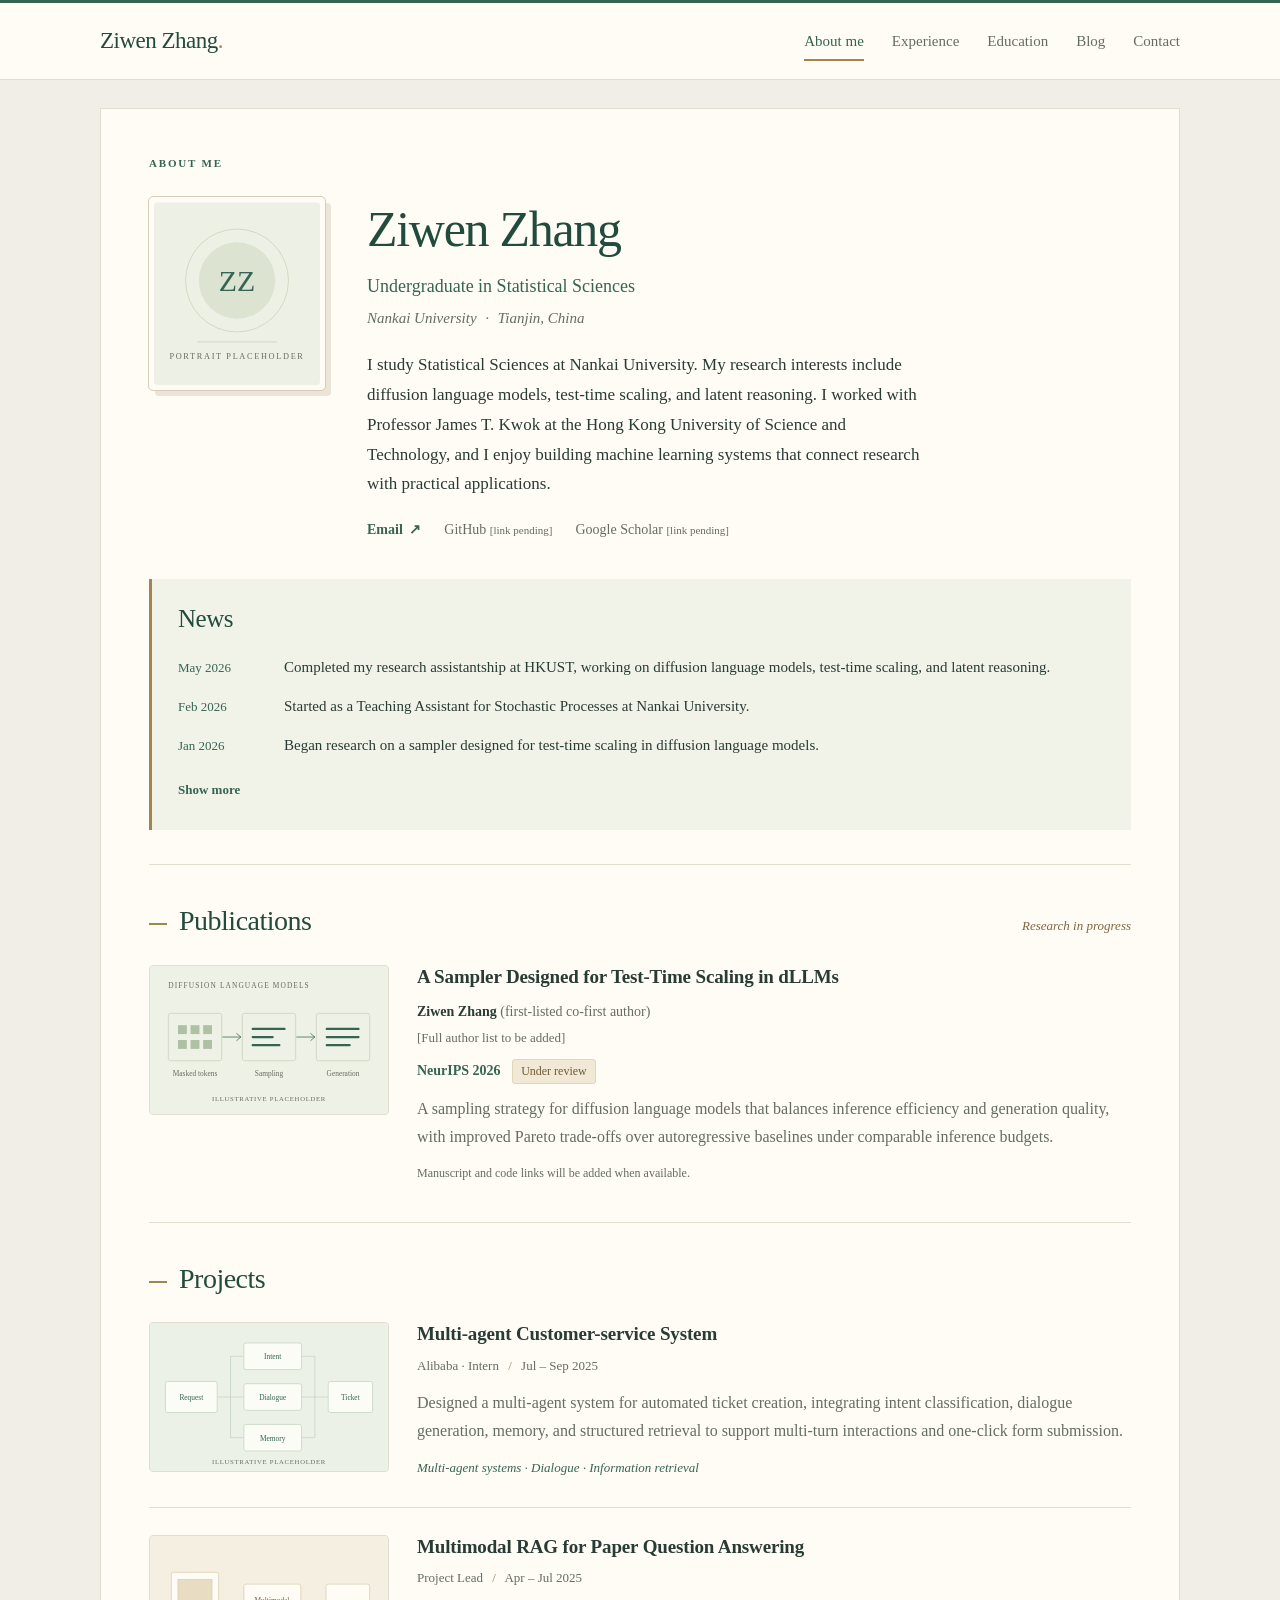
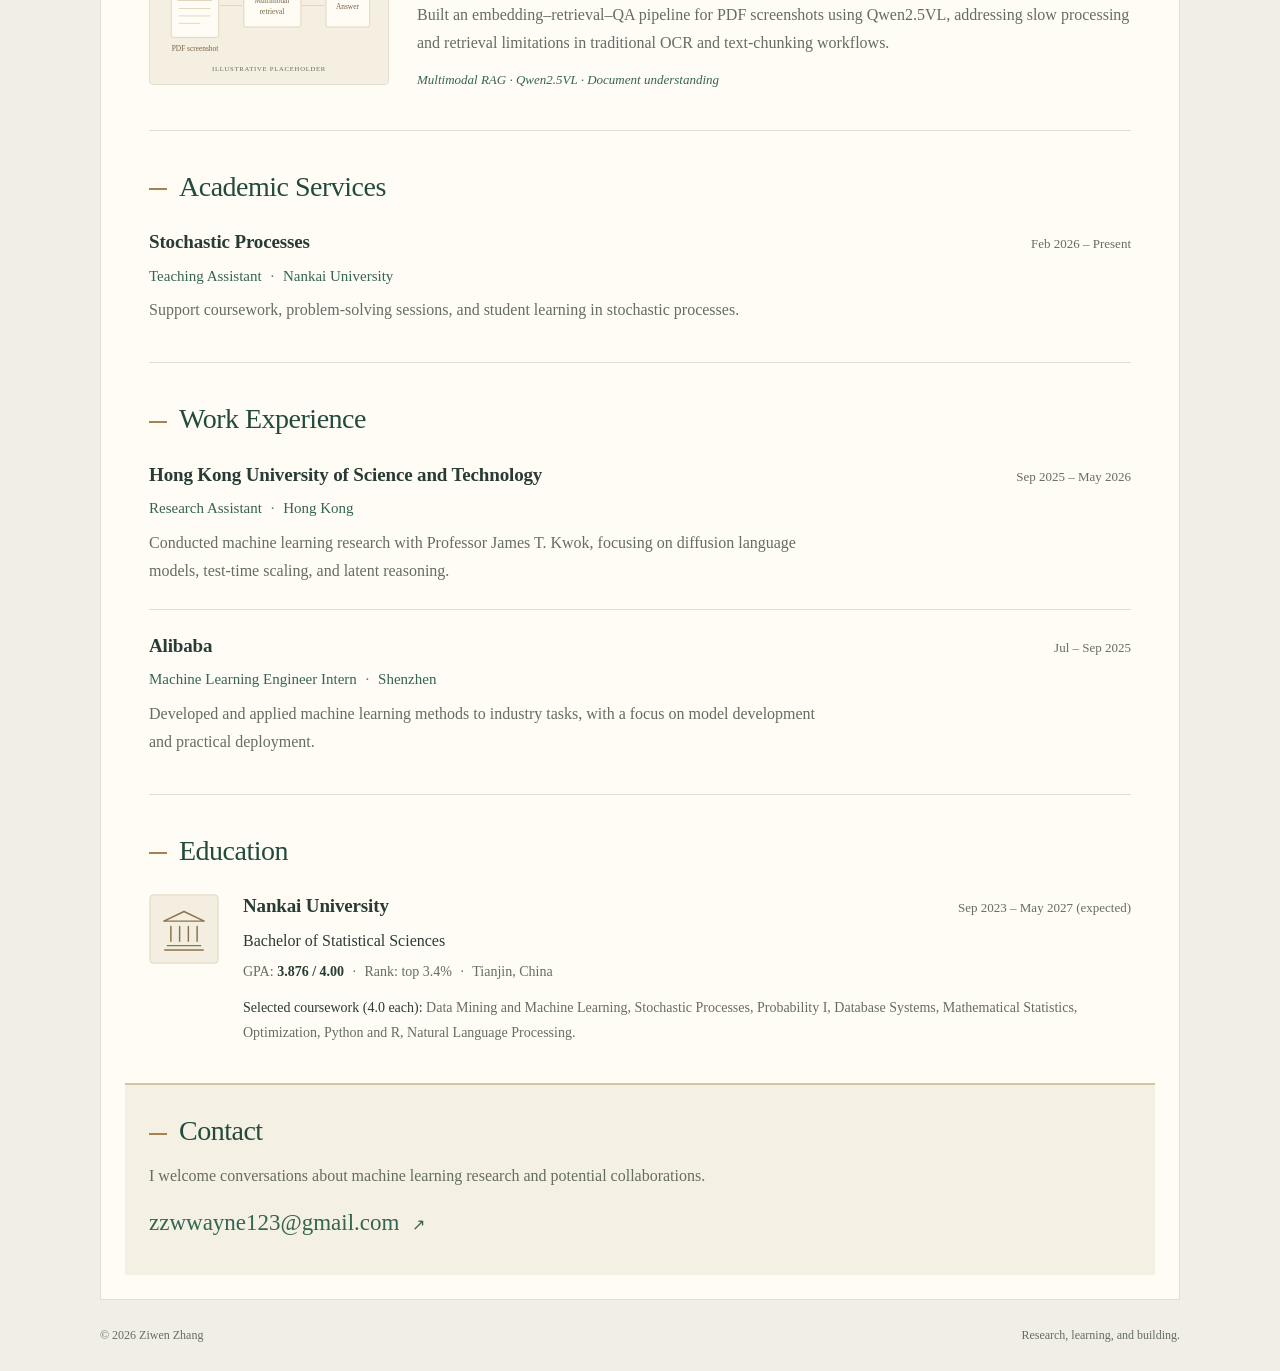
<file: index.html>
<!DOCTYPE html>
<html lang="en" class="home-page">
<head>
  <meta charset="UTF-8">
  <meta name="viewport" content="width=device-width, initial-scale=1">
  <meta name="description" content="Ziwen Zhang — Statistical Sciences at Nankai University. Research in diffusion language models, test-time scaling, and latent reasoning.">
  <meta name="theme-color" content="#F1EEE7">
  <title>Ziwen Zhang | Research &amp; Projects</title>
  <link rel="stylesheet" href="./style.css">
  <script src="./script.js" defer></script>
</head>
<body>
  <a class="skip-link" href="#main-content">Skip to content</a>

  <header class="site-header">
    <nav class="navigation container" aria-label="Main navigation">
      <a class="wordmark" href="#about">Ziwen Zhang<span aria-hidden="true">.</span></a>
      <button class="menu-toggle" type="button" aria-expanded="false" aria-controls="navigation-links" hidden>
        <span>Menu</span><span class="menu-icon" aria-hidden="true"></span>
      </button>
      <ul class="nav-links" id="navigation-links">
        <li><a href="#about" data-nav="about" aria-current="location">About me</a></li>
        <!-- Experience 始终指向 Publications，并涵盖后续三个经历板块。 -->
        <li><a href="#publications" data-nav="experience">Experience</a></li>
        <li><a href="#education" data-nav="education">Education</a></li>
        <li><a href="./blog.html">Blog</a></li>
        <li><a href="#contact" data-nav="contact">Contact</a></li>
      </ul>
    </nav>
  </header>

  <main class="container page-content" id="main-content" tabindex="-1">
    <section class="about-section" id="about" data-section="about" aria-labelledby="about-heading" tabindex="-1">
      <h2 class="eyebrow" id="about-heading">About Me</h2>
      <div class="about-layout">
        <!-- 替换头像：将下面的 SVG 替换为 <img class="portrait" src="./images/profile.jpg" alt="Ziwen Zhang">，并添加真实文件。 -->
        <svg class="portrait" viewBox="0 0 200 220" role="img" aria-labelledby="portrait-title">
          <title id="portrait-title">Ziwen Zhang — portrait placeholder</title>
          <rect width="200" height="220" rx="4" fill="#EDF0E5"/>
          <circle cx="100" cy="94" r="62" fill="none" stroke="#CCD5BC"/>
          <circle cx="100" cy="94" r="46" fill="#DCE3D0"/>
          <text x="100" y="107" text-anchor="middle" font-family="Georgia, serif" font-size="36" font-weight="500" fill="#356453">ZZ</text>
          <path d="M52 168h96" stroke="#C8D1BC"/>
          <text x="100" y="189" text-anchor="middle" font-family="Georgia, serif" font-size="10" letter-spacing="2" fill="#656D61">PORTRAIT PLACEHOLDER</text>
        </svg>
        <div class="about-copy">
          <h1>Ziwen Zhang</h1>
          <p class="identity">Undergraduate in Statistical Sciences</p>
          <p class="affiliation">Nankai University <span aria-hidden="true">·</span> Tianjin, China</p>
          <p class="bio">I study Statistical Sciences at Nankai University. My research interests include diffusion language models, test-time scaling, and latent reasoning. I worked with Professor James T. Kwok at the Hong Kong University of Science and Technology, and I enjoy building machine learning systems that connect research with practical applications.</p>
          <div class="text-links" aria-label="Personal links">
            <a href="mailto:zzwwayne123@gmail.com">Email <span aria-hidden="true">↗</span></a>
            <!-- 补充真实地址后，将 span 换为 a，例如 <a href="https://github.com/YOUR_USERNAME">GitHub ↗</a>。 -->
            <span class="pending-link">GitHub <small>[link pending]</small></span>
            <!-- Google Scholar 同样替换为真实个人主页链接；如使用 target="_blank"，请添加 rel="noopener noreferrer"。 -->
            <span class="pending-link">Google Scholar <small>[link pending]</small></span>
          </div>
        </div>
      </div>
    </section>

    <section class="news-section" id="news" data-section="about" aria-labelledby="news-heading" tabindex="-1">
      <h2 id="news-heading">News</h2>
      <!-- 按日期从新到旧维护。无 JavaScript 时全部可见；脚本将第 4 条及之后移入 news-extra。 -->
      <ul class="news-list" id="news-list">
        <li><time datetime="2026-05">May 2026</time><p>Completed my research assistantship at HKUST, working on diffusion language models, test-time scaling, and latent reasoning.</p></li>
        <li><time datetime="2026-02">Feb 2026</time><p>Started as a Teaching Assistant for Stochastic Processes at Nankai University.</p></li>
        <li><time datetime="2026-01">Jan 2026</time><p>Began research on a sampler designed for test-time scaling in diffusion language models.</p></li>
        <li><time datetime="2025-09">Sep 2025</time><p>Joined Professor James T. Kwok at HKUST as a Research Assistant.</p></li>
        <li><time datetime="2025-07">Jul 2025</time><p>Joined Alibaba as a Machine Learning Engineer Intern in Shenzhen.</p></li>
      </ul>
      <ul class="news-list" id="news-extra" hidden></ul>
      <button class="news-toggle" type="button" aria-expanded="false" aria-controls="news-extra" hidden>Show more</button>
    </section>

    <section id="publications" data-section="experience" aria-labelledby="publications-heading" tabindex="-1">
      <div class="section-heading">
        <h2 id="publications-heading">Publications</h2>
        <span class="section-note">Research in progress</span>
      </div>
      <article class="media-entry">
        <!-- 论文图：将 SVG 替换为 <img src="./images/paper.png" alt="A description of the research figure">。保留 media-figure 容器，图片会完整等比显示。 -->
        <div class="media-figure">
          <svg viewBox="0 0 320 200" role="img" aria-labelledby="paper-figure-title">
            <title id="paper-figure-title">Placeholder diagram of a diffusion language model sampling workflow, not experimental results</title>
            <rect width="320" height="200" fill="#EEF1E5"/>
            <text x="24" y="30" font-family="Georgia, serif" font-size="10" letter-spacing="1.5" fill="#656D61">DIFFUSION LANGUAGE MODELS</text>
            <g fill="none" stroke="#C8D1BC">
              <rect x="24" y="64" width="72" height="64" rx="3"/>
              <rect x="124" y="64" width="72" height="64" rx="3"/>
              <rect x="224" y="64" width="72" height="64" rx="3"/>
              <path d="M97 96h25m-6-5 6 5-6 5m81-5h25m-6-5 6 5-6 5" stroke="#356453"/>
            </g>
            <g fill="#AFC1A4">
              <rect x="37" y="80" width="12" height="12"/><rect x="54" y="80" width="12" height="12"/><rect x="71" y="80" width="12" height="12"/>
              <rect x="37" y="100" width="12" height="12"/><rect x="54" y="100" width="12" height="12"/><rect x="71" y="100" width="12" height="12"/>
            </g>
            <g stroke="#356453" stroke-width="3" stroke-linecap="round">
              <path d="M138 85h43m-43 11h27m-27 11h36M238 85h43m-43 11h43m-43 11h31"/>
            </g>
            <g font-family="Georgia, serif" font-size="10" fill="#656D61" text-anchor="middle">
              <text x="60" y="149">Masked tokens</text><text x="160" y="149">Sampling</text><text x="260" y="149">Generation</text>
              <text x="160" y="182" font-size="9" letter-spacing="1">ILLUSTRATIVE PLACEHOLDER</text>
            </g>
          </svg>
        </div>
        <div class="entry-copy">
          <!-- 尚无论文 URL：标题暂时链接到本条目的资源说明。获得链接后替换 href。 -->
          <h3><a href="#publication-resources">A Sampler Designed for Test-Time Scaling in dLLMs</a></h3>
          <p class="authors"><strong>Ziwen Zhang</strong> <span class="muted">(first-listed co-first author)</span><br><span class="placeholder">[Full author list to be added]</span></p>
          <p class="venue">NeurIPS 2026 <span class="status">Under review</span></p>
          <p class="entry-description">A sampling strategy for diffusion language models that balances inference efficiency and generation quality, with improved Pareto trade-offs over autoregressive baselines under comparable inference budgets.</p>
          <!-- 状态依据所提供的简历；正式发表后请同时更新会议、年份、作者及链接。 -->
          <p class="resource-note" id="publication-resources" tabindex="-1">Manuscript and code links will be added when available.</p>
        </div>
      </article>
    </section>

    <section id="projects" data-section="experience" aria-labelledby="projects-heading" tabindex="-1">
      <h2 id="projects-heading">Projects</h2>
      <article class="media-entry">
        <!-- 项目图可替换为真实截图；使用 img 时写明 alt，勿删除 media-figure 容器。 -->
        <div class="media-figure">
          <svg viewBox="0 0 320 200" role="img" aria-labelledby="agents-figure-title">
            <title id="agents-figure-title">Placeholder diagram connecting a customer request, specialized agents, and a support ticket</title>
            <rect width="320" height="200" fill="#ECF1E8"/>
            <g fill="#FBFCF5" stroke="#C4D2BE">
              <rect x="20" y="79" width="70" height="42" rx="3"/>
              <rect x="126" y="27" width="78" height="36" rx="3"/>
              <rect x="126" y="82" width="78" height="36" rx="3"/>
              <rect x="126" y="137" width="78" height="36" rx="3"/>
              <rect x="240" y="79" width="60" height="42" rx="3"/>
              <path d="M90 100h18V45h18m-18 55h18m-18 0v55h18m78-110h18v55h18m-36 0h18m-18 55h18v-55" fill="none"/>
            </g>
            <g font-family="Georgia, serif" font-size="10" text-anchor="middle" fill="#356453">
              <text x="55" y="104">Request</text><text x="165" y="49">Intent</text><text x="165" y="104">Dialogue</text><text x="165" y="159">Memory</text><text x="270" y="104">Ticket</text>
              <text x="160" y="191" font-size="9" letter-spacing="1" fill="#656D61">ILLUSTRATIVE PLACEHOLDER</text>
            </g>
          </svg>
        </div>
        <div class="entry-copy">
          <!-- 获得项目 URL 后，可将 h3 内容包在 <a href="实际地址"> 中，并在下方添加 Code / Demo 文字链接。 -->
          <h3>Multi-agent Customer-service System</h3>
          <p class="entry-meta">Alibaba · Intern <span aria-hidden="true">/</span> Jul – Sep 2025</p>
          <p class="entry-description">Designed a multi-agent system for automated ticket creation, integrating intent classification, dialogue generation, memory, and structured retrieval to support multi-turn interactions and one-click form submission.</p>
          <p class="keywords">Multi-agent systems · Dialogue · Information retrieval</p>
        </div>
      </article>
      <article class="media-entry">
        <div class="media-figure">
          <svg viewBox="0 0 320 200" role="img" aria-labelledby="rag-figure-title">
            <title id="rag-figure-title">Placeholder diagram of a PDF screenshot to multimodal retrieval and question answering pipeline</title>
            <rect width="320" height="200" fill="#F5EFE2"/>
            <g fill="#FFFCF5" stroke="#DACCAE">
              <rect x="28" y="49" width="64" height="88" rx="3"/>
              <rect x="37" y="59" width="46" height="28" fill="#E8DCC3"/>
              <path d="M38 98h43m-43 10h43m-43 10h29"/>
              <rect x="126" y="65" width="77" height="58" rx="3"/>
              <rect x="237" y="65" width="59" height="58" rx="3"/>
              <path d="M94 94h30m81 0h30"/>
            </g>
            <g font-family="Georgia, serif" font-size="10" text-anchor="middle" fill="#786342">
              <text x="164" y="90">Multimodal</text><text x="164" y="105">retrieval</text><text x="266" y="98">Answer</text><text x="60" y="156">PDF screenshot</text>
              <text x="160" y="182" font-size="9" letter-spacing="1" fill="#656D61">ILLUSTRATIVE PLACEHOLDER</text>
            </g>
          </svg>
        </div>
        <div class="entry-copy">
          <h3>Multimodal RAG for Paper Question Answering</h3>
          <p class="entry-meta">Project Lead <span aria-hidden="true">/</span> Apr – Jul 2025</p>
          <p class="entry-description">Built an embedding–retrieval–QA pipeline for PDF screenshots using Qwen2.5VL, addressing slow processing and retrieval limitations in traditional OCR and text-chunking workflows.</p>
          <p class="keywords">Multimodal RAG · Qwen2.5VL · Document understanding</p>
        </div>
      </article>
    </section>

    <section id="academic-services" data-section="experience" aria-labelledby="services-heading" tabindex="-1">
      <h2 id="services-heading">Academic Services</h2>
      <article class="text-entry">
        <div class="entry-heading"><h3>Stochastic Processes</h3><p class="date">Feb 2026 – Present</p></div>
        <p class="role">Teaching Assistant <span aria-hidden="true">·</span> Nankai University</p>
        <p class="entry-description">Support coursework, problem-solving sessions, and student learning in stochastic processes.</p>
      </article>
    </section>

    <section id="work-experience" data-section="experience" aria-labelledby="work-heading" tabindex="-1">
      <h2 id="work-heading">Work Experience</h2>
      <article class="text-entry">
        <div class="entry-heading"><h3>Hong Kong University of Science and Technology</h3><p class="date">Sep 2025 – May 2026</p></div>
        <p class="role">Research Assistant <span aria-hidden="true">·</span> Hong Kong</p>
        <p class="entry-description">Conducted machine learning research with Professor James T. Kwok, focusing on diffusion language models, test-time scaling, and latent reasoning.</p>
      </article>
      <article class="text-entry">
        <div class="entry-heading"><h3>Alibaba</h3><p class="date">Jul – Sep 2025</p></div>
        <p class="role">Machine Learning Engineer Intern <span aria-hidden="true">·</span> Shenzhen</p>
        <p class="entry-description">Developed and applied machine learning methods to industry tasks, with a focus on model development and practical deployment.</p>
      </article>
    </section>

    <section id="education" data-section="education" aria-labelledby="education-heading" tabindex="-1">
      <h2 id="education-heading">Education</h2>
      <article class="education-entry">
        <!-- 学校图标是占位图，并非官方校徽。替换为 <img class="university-mark" src="./images/nankai-logo.svg" alt="Nankai University emblem">。 -->
        <svg class="university-mark" viewBox="0 0 80 80" role="img" aria-labelledby="university-title">
          <title id="university-title">University icon placeholder, not the official Nankai University emblem</title>
          <rect x="1" y="1" width="78" height="78" rx="4" fill="#F3EEE0" stroke="#DED2B9"/>
          <g fill="none" stroke="#8B744B" stroke-width="1.7" stroke-linecap="round" stroke-linejoin="round">
            <path d="M17 31 40 20l23 11H17Zm4 28h38M18 64h44M25 37v17m10-17v17m10-17v17m10-17v17"/>
          </g>
        </svg>
        <div class="entry-copy">
          <div class="entry-heading"><h3>Nankai University</h3><p class="date">Sep 2023 – May 2027 (expected)</p></div>
          <p class="degree">Bachelor of Statistical Sciences</p>
          <p class="education-details">GPA: <strong>3.876 / 4.00</strong> <span aria-hidden="true">·</span> Rank: top 3.4% <span aria-hidden="true">·</span> Tianjin, China</p>
          <p class="coursework"><span>Selected coursework (4.0 each):</span> Data Mining and Machine Learning, Stochastic Processes, Probability I, Database Systems, Mathematical Statistics, Optimization, Python and R, Natural Language Processing.</p>
        </div>
      </article>
    </section>

    <section class="contact-section" id="contact" data-section="contact" aria-labelledby="contact-heading" tabindex="-1">
      <h2 id="contact-heading">Contact</h2>
      <p>I welcome conversations about machine learning research and potential collaborations.</p>
      <a class="contact-email" href="mailto:zzwwayne123@gmail.com">zzwwayne123@gmail.com <span aria-hidden="true">↗</span></a>
      <!-- 如需添加学术或职业主页，在此添加带真实 href 的文字链接。 -->
    </section>
  </main>

  <footer class="site-footer container"><p>© 2026 Ziwen Zhang</p><p>Research, learning, and building.</p></footer>
</body>
</html>
</file>
<file: style.css>
:root {
  color-scheme: light;
  /* 暖纸色、墨绿与黄铜色；所有字体均使用本地系统字体。 */
  --background: #F1EEE7;
  --surface: #FFFCF6;
  --text: #293B35;
  --muted: #656D61;
  --accent: #356453;
  --accent-hover: #234B3D;
  --gold: #A4844E;
  --tint: #F1F3E9;
  --serif: Georgia, "Iowan Old Style", "Palatino Linotype", "Book Antiqua", Palatino, "Times New Roman", serif;
  --line: #E2DECF;
  --header-height: 76px;
}

* { box-sizing: border-box; }
html { -webkit-text-size-adjust: 100%; }
html.home-page { scroll-behavior: smooth; }
body {
  margin: 0;
  background: var(--background);
  color: var(--text);
  font-family: var(--serif);
  font-size: 17px;
  line-height: 1.75;
  -webkit-font-smoothing: antialiased;
}

[hidden] { display: none !important; }
a { color: var(--accent); text-decoration: none; text-underline-offset: 4px; }
a:hover { color: var(--accent-hover); text-decoration: underline; }
::selection { background: #DCE6D4; color: #253D31; }
svg text { font-family: var(--serif); }
button { font: inherit; cursor: pointer; }
a, button { -webkit-tap-highlight-color: transparent; }
:focus-visible { outline: 2px solid var(--accent); outline-offset: 5px; border-radius: 2px; }
img, svg { display: block; max-width: 100%; }
img { height: auto; }
p, h1, h2, h3 { margin: 0; }
h1, h2, h3 { line-height: 1.3; }
h1 { font-size: clamp(38px, 4.5vw, 50px); font-weight: 400; letter-spacing: -1.3px; color: var(--accent-hover); }
h2 { font-size: 28px; font-weight: 400; letter-spacing: -.5px; color: var(--accent-hover); }
h2::before { content: ""; display: inline-block; width: 18px; height: 2px; margin-right: 12px; background: var(--gold); vertical-align: middle; }
h3 { font-size: 19px; font-weight: 600; letter-spacing: -.15px; }
strong { font-weight: 600; }
.container { width: min(1080px, calc(100% - 64px)); margin-inline: auto; }
.muted, .placeholder { color: var(--muted); }
.placeholder { font-size: 13px; }

.skip-link {
  position: fixed;
  top: 12px;
  left: 16px;
  z-index: 20;
  padding: 8px 16px;
  background: var(--surface);
  transform: translateY(-160%);
}
.skip-link:focus { transform: translateY(0); }
.site-header {
  position: sticky;
  top: 0;
  z-index: 10;
  background: var(--surface);
  border-top: 3px solid var(--accent);
  border-bottom: 1px solid var(--line);
}
.navigation { min-height: 76px; display: flex; align-items: center; justify-content: space-between; gap: 24px; }
.wordmark { color: var(--accent-hover); font-size: 23px; font-weight: 400; letter-spacing: -.5px; white-space: nowrap; }
.wordmark span { color: var(--gold); }
.wordmark:hover { text-decoration: none; color: var(--accent); }
.nav-links { display: flex; align-items: center; gap: 28px; padding: 0; margin: 0; list-style: none; }
.nav-links a { position: relative; display: block; padding-block: 24px; color: var(--muted); font-size: 15px; font-weight: 500; }
.nav-links a:hover, .nav-links a[aria-current="location"] { color: var(--accent); text-decoration: none; }
.nav-links a::after { content: ""; position: absolute; left: 0; right: 0; bottom: 17px; height: 2px; background: transparent; }
.nav-links a[aria-current="location"]::after { background: var(--gold); }
.menu-toggle { display: flex; align-items: center; gap: 10px; min-height: 44px; padding: 8px 10px; border: 1px solid var(--line); border-radius: 3px; background: var(--surface); color: var(--accent); font-size: 13px; }
.menu-icon { width: 14px; height: 8px; border-top: 1px solid currentColor; border-bottom: 1px solid currentColor; }

.page-content { margin-top: 28px; padding: 46px 48px 0; background: var(--surface); border: 1px solid var(--line); }
section, #main-content, #publication-resources { scroll-margin-top: calc(var(--header-height) + 24px); }
section { padding-block: 38px; border-top: 1px solid var(--line); }
section > h2, .section-heading { margin-bottom: 25px; }
.about-section { padding-top: 0; padding-bottom: 36px; border-top: 0; }
.about-section > .eyebrow { margin-bottom: 25px; font-size: 11px; line-height: 1.5; font-weight: 600; letter-spacing: 1.8px; text-transform: uppercase; color: var(--accent); }
.about-section > .eyebrow::before { display: none; }
.about-layout { display: grid; grid-template-columns: 176px minmax(0, 1fr); gap: 42px; align-items: start; }
.portrait { width: 176px; aspect-ratio: 10 / 11; object-fit: cover; border-radius: 4px; border: 5px solid var(--surface); outline: 1px solid #D7CEB9; box-shadow: 6px 6px 0 #ECE5D6; }
.identity { margin-top: 9px; font-size: 18px; font-weight: 400; color: var(--accent); }
.affiliation { margin-top: 3px; color: var(--muted); font-size: 15px; font-style: italic; }
.affiliation span { margin-inline: 5px; }
.bio { margin-top: 19px; max-width: 66ch; }
.text-links { display: flex; flex-wrap: wrap; align-items: center; gap: 8px 23px; margin-top: 19px; font-size: 14px; }
.text-links a { font-weight: 600; }
.text-links a span { margin-left: 3px; }
.pending-link { color: var(--muted); }
.pending-link small { font-size: 11px; }

.news-section { margin-bottom: 34px; padding: 24px 26px 18px; background: var(--tint); border-top: 0; border-left: 3px solid var(--gold); }
.news-section > h2 { margin-bottom: 13px; font-size: 25px; }
.news-section > h2::before { display: none; }
.news-list { list-style: none; padding: 0; margin: 0; }
.news-list li { display: grid; grid-template-columns: 88px minmax(0, 1fr); gap: 18px; padding-block: 7px; font-size: 15px; line-height: 1.65; }
.news-list time { color: var(--accent); font-size: 13px; padding-top: 2px; font-variant-numeric: tabular-nums; }
.news-toggle { min-height: 44px; margin-top: 4px; padding: 8px 0; border: 0; background: transparent; color: var(--accent); font-size: 13px; font-weight: 600; text-underline-offset: 4px; }
.news-toggle:hover { text-decoration: underline; }

.section-heading { display: flex; align-items: baseline; justify-content: space-between; flex-wrap: wrap; gap: 8px 16px; }
.section-note { color: #7E6740; font-size: 13px; font-style: italic; }
.media-entry { display: grid; grid-template-columns: 240px minmax(0, 1fr); align-items: start; gap: 28px; }
.media-entry + .media-entry { margin-top: 27px; padding-top: 27px; border-top: 1px solid var(--line); }
.media-figure { aspect-ratio: 8 / 5; overflow: hidden; border: 1px solid var(--line); border-radius: 4px; background: var(--tint); }
.media-figure > svg, .media-figure > img { width: 100%; height: 100%; object-fit: contain; }
.entry-copy { min-width: 0; }
.entry-copy h3 a { color: var(--text); }
.entry-copy h3 a:hover { color: var(--accent); }
.authors { margin-top: 10px; font-size: 14px; line-height: 1.8; }
.venue { margin-top: 9px; font-size: 14px; font-weight: 600; color: var(--accent); }
.status { display: inline-block; margin-left: 8px; padding: 1px 8px; background: #F1E8D6; border: 1px solid #E3D5B9; border-radius: 3px; color: #715A34; font-size: 12px; font-weight: 500; vertical-align: middle; }
.entry-description { margin-top: 11px; color: var(--muted); font-size: 16px; }
.resource-note { margin-top: 12px; color: var(--muted); font-size: 12px; }
.entry-meta { margin-top: 8px; color: var(--muted); font-size: 13px; }
.entry-meta span { margin-inline: 6px; color: var(--gold); }
.keywords { margin-top: 12px; color: var(--accent); font-size: 13px; font-style: italic; }
.text-entry + .text-entry { margin-top: 24px; padding-top: 24px; border-top: 1px solid var(--line); }
.entry-heading { display: flex; flex-wrap: wrap; align-items: baseline; justify-content: space-between; gap: 8px 24px; }
.date { flex-shrink: 0; color: var(--muted); font-size: 13px; font-variant-numeric: tabular-nums; }
.role { margin-top: 7px; font-size: 15px; color: var(--accent); }
.role span { margin-inline: 5px; color: var(--muted); }
.text-entry .entry-description { max-width: 85ch; margin-top: 7px; }
.education-entry { display: grid; grid-template-columns: 70px minmax(0, 1fr); align-items: start; gap: 24px; }
.university-mark { width: 70px; height: 70px; object-fit: contain; }
.degree { margin-top: 7px; font-size: 16px; }
.education-details { margin-top: 5px; color: var(--muted); font-size: 14px; }
.education-details strong { color: var(--text); }
.education-details span { margin-inline: 5px; }
.coursework { margin-top: 12px; color: var(--muted); font-size: 14px; }
.coursework > span { color: var(--text); }
.contact-section { margin-inline: -24px; margin-bottom: 24px; padding: 28px 24px 32px; border-top: 2px solid #D5C5A3; background: #F5F0E4; }
.contact-section > h2 { margin-bottom: 12px; }
.contact-section > p { color: var(--muted); font-size: 16px; }
.contact-email { display: inline-block; max-width: 100%; margin-top: 13px; font-size: 23px; font-weight: 400; overflow-wrap: anywhere; }
.contact-email span { display: inline-block; margin-left: 7px; font-size: 16px; }
.site-footer { display: flex; justify-content: space-between; gap: 8px 24px; padding-block: 25px; color: var(--muted); font-size: 12px; }

@media (max-width: 900px) {
  .container { width: calc(100% - 40px); }
  .page-content { padding-inline: 32px; }
  .nav-links { gap: 21px; }
  .about-layout { grid-template-columns: 144px minmax(0, 1fr); gap: 28px; }
  .portrait { width: 144px; }
  .media-entry { grid-template-columns: 200px minmax(0, 1fr); gap: 24px; }
  .entry-heading { flex-wrap: wrap; gap: 5px 16px; }
}

@media (max-width: 640px) {
  :root { --header-height: 68px; }
  .container { width: calc(100% - 32px); }
  .navigation { min-height: 68px; flex-wrap: wrap; gap: 0 16px; padding-block: 12px; }
  .wordmark { font-size: 22px; }
  .nav-links { width: 100%; flex-wrap: wrap; gap: 0 22px; }
  .nav-links a { padding-block: 11px; }
  .nav-links a::after { bottom: 6px; }
  .site-header[data-menu-ready] .nav-links { flex-direction: column; align-items: stretch; padding-top: 10px; }
  .site-header[data-menu-ready] .nav-links a { padding: 10px 3px; }
  .site-header[data-menu-ready] .nav-links a::after { display: none; }
  .site-header[data-menu-ready] .nav-links a[aria-current="location"] { font-weight: 650; }
  .page-content { width: 100%; margin-top: 0; padding: 32px 24px 0; border: 0; }
  section { padding-block: 30px; }
  section > h2, .section-heading { margin-bottom: 21px; }
  h2 { font-size: 26px; }
  .about-section > .eyebrow { margin-bottom: 18px; }
  .about-layout { grid-template-columns: minmax(0, 1fr); gap: 24px; }
  .portrait { width: 120px; }
  .identity { font-size: 17px; }
  .bio { margin-top: 16px; font-size: 16px; }
  .text-links { gap: 8px 18px; }
  .news-section { margin-bottom: 28px; padding: 20px 16px 14px; }
  .news-list li { grid-template-columns: 61px minmax(0, 1fr); gap: 12px; font-size: 14px; padding-block: 8px; }
  .news-list time { font-size: 12px; }
  .media-entry { grid-template-columns: minmax(0, 1fr); gap: 18px; }
  .media-figure { width: 100%; max-width: 360px; }
  .media-entry + .media-entry { margin-top: 25px; padding-top: 25px; }
  .entry-heading { display: block; }
  .date { margin-top: 5px; }
  .education-entry { grid-template-columns: 48px minmax(0, 1fr); gap: 16px; }
  .university-mark { width: 48px; height: 48px; }
  .education-details span { margin-inline: 2px; }
  .contact-section { margin-inline: -8px; padding-inline: 16px; }
  .contact-email { font-size: 20px; }
  .site-footer { flex-wrap: wrap; padding-block: 22px; }
}

@media (prefers-reduced-motion: reduce) {
  html.home-page { scroll-behavior: auto; }
}
</file>
